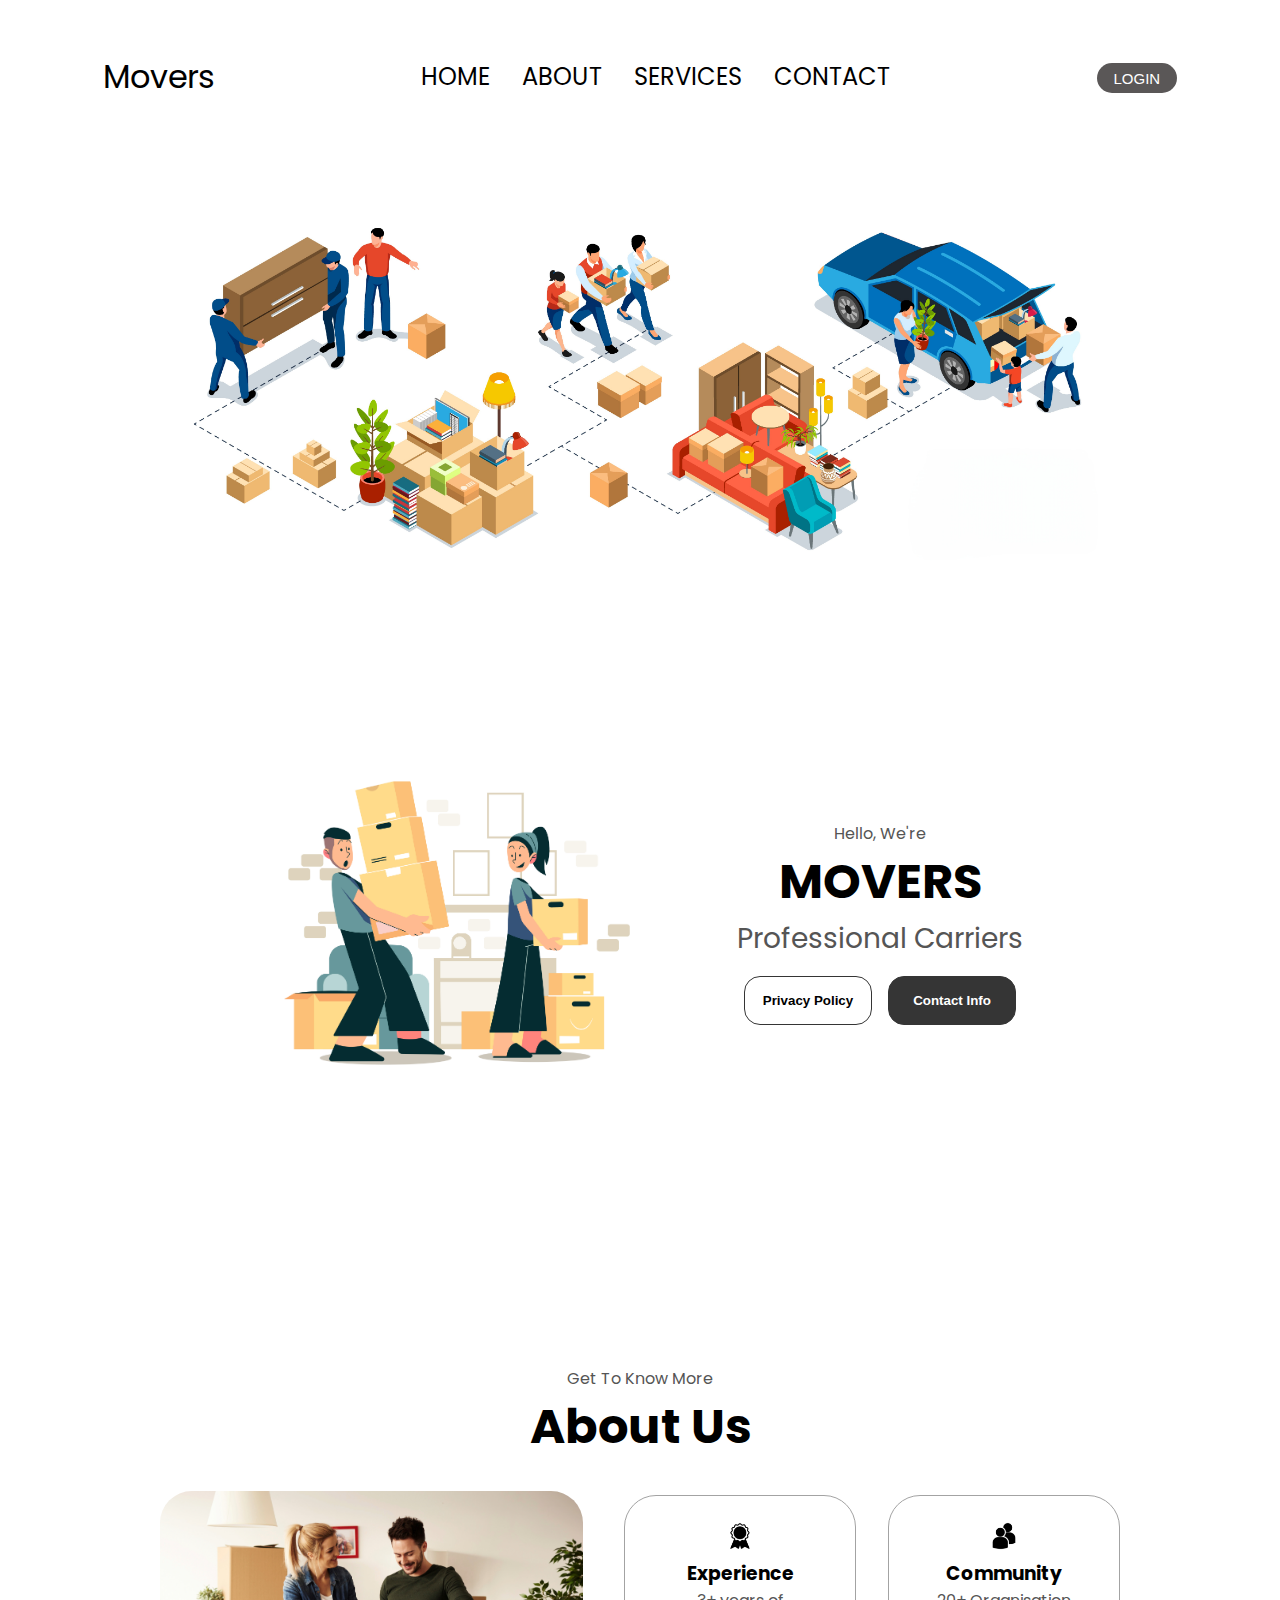
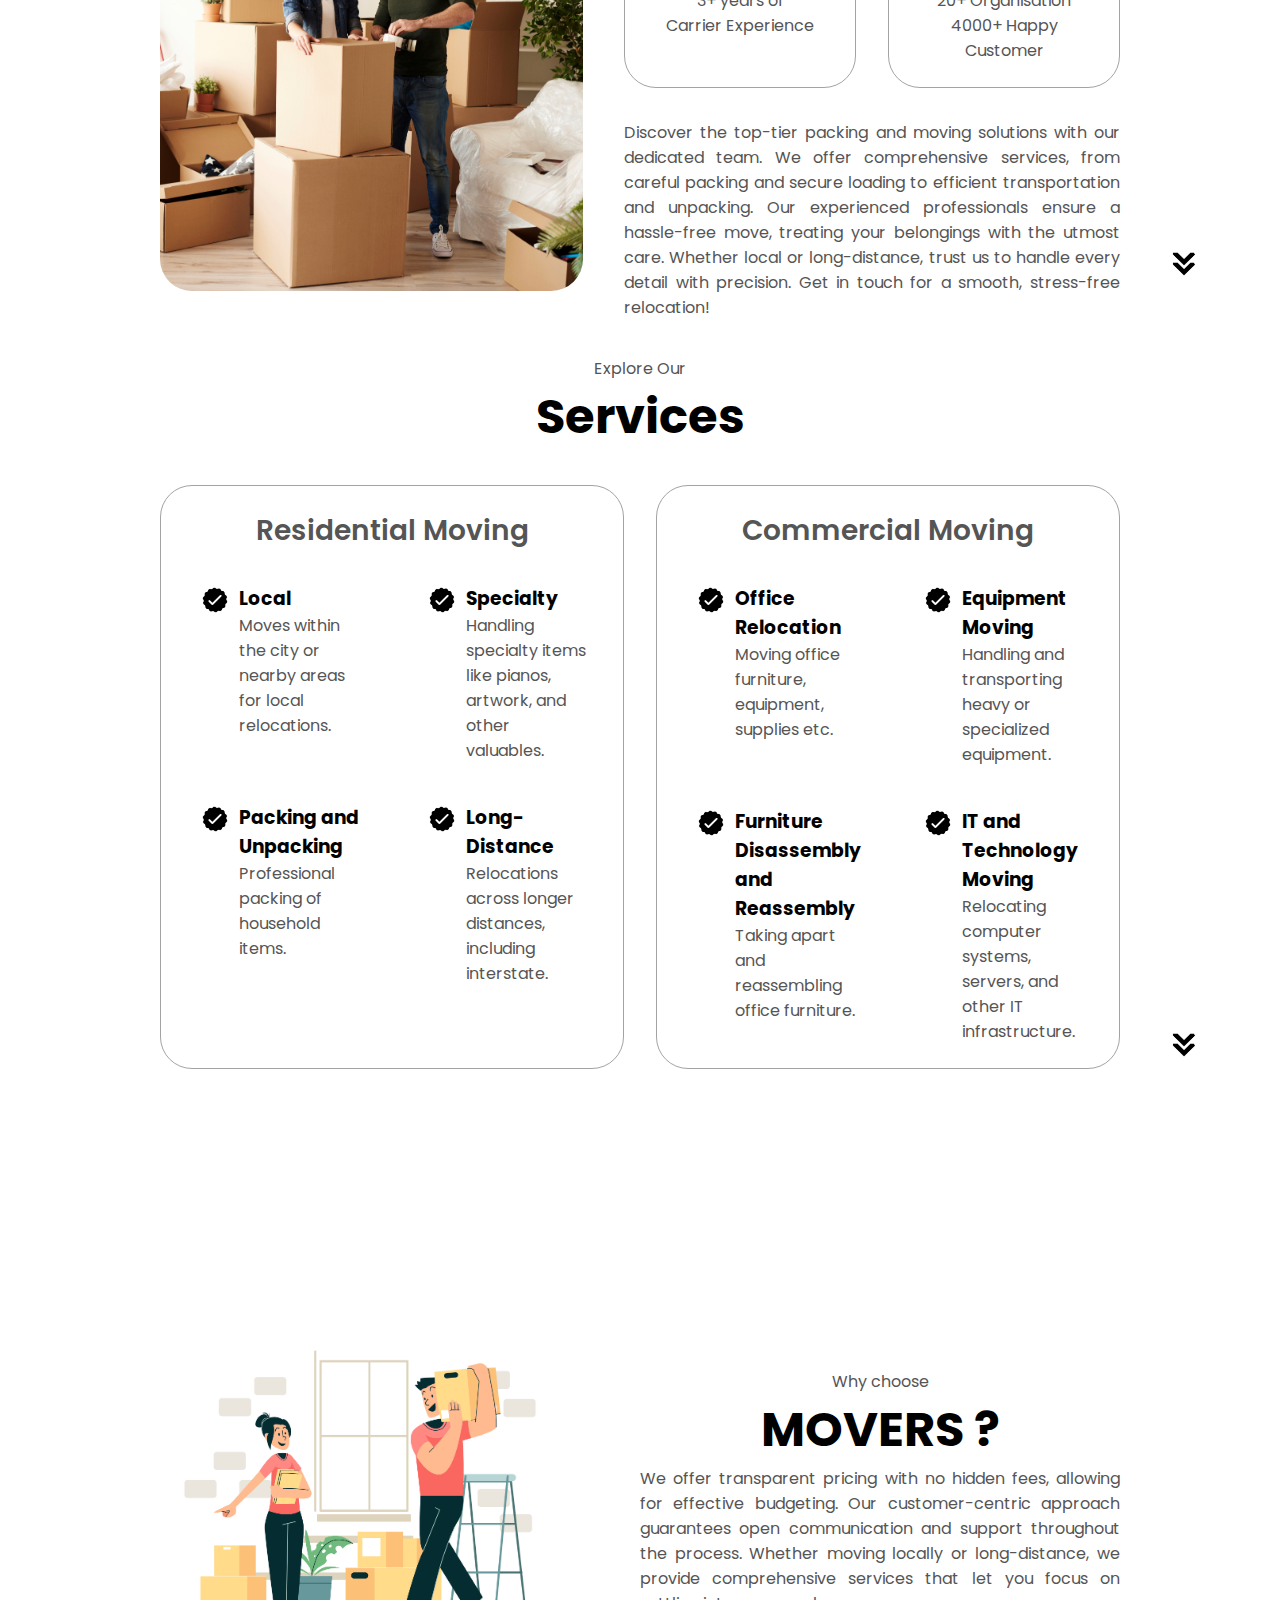
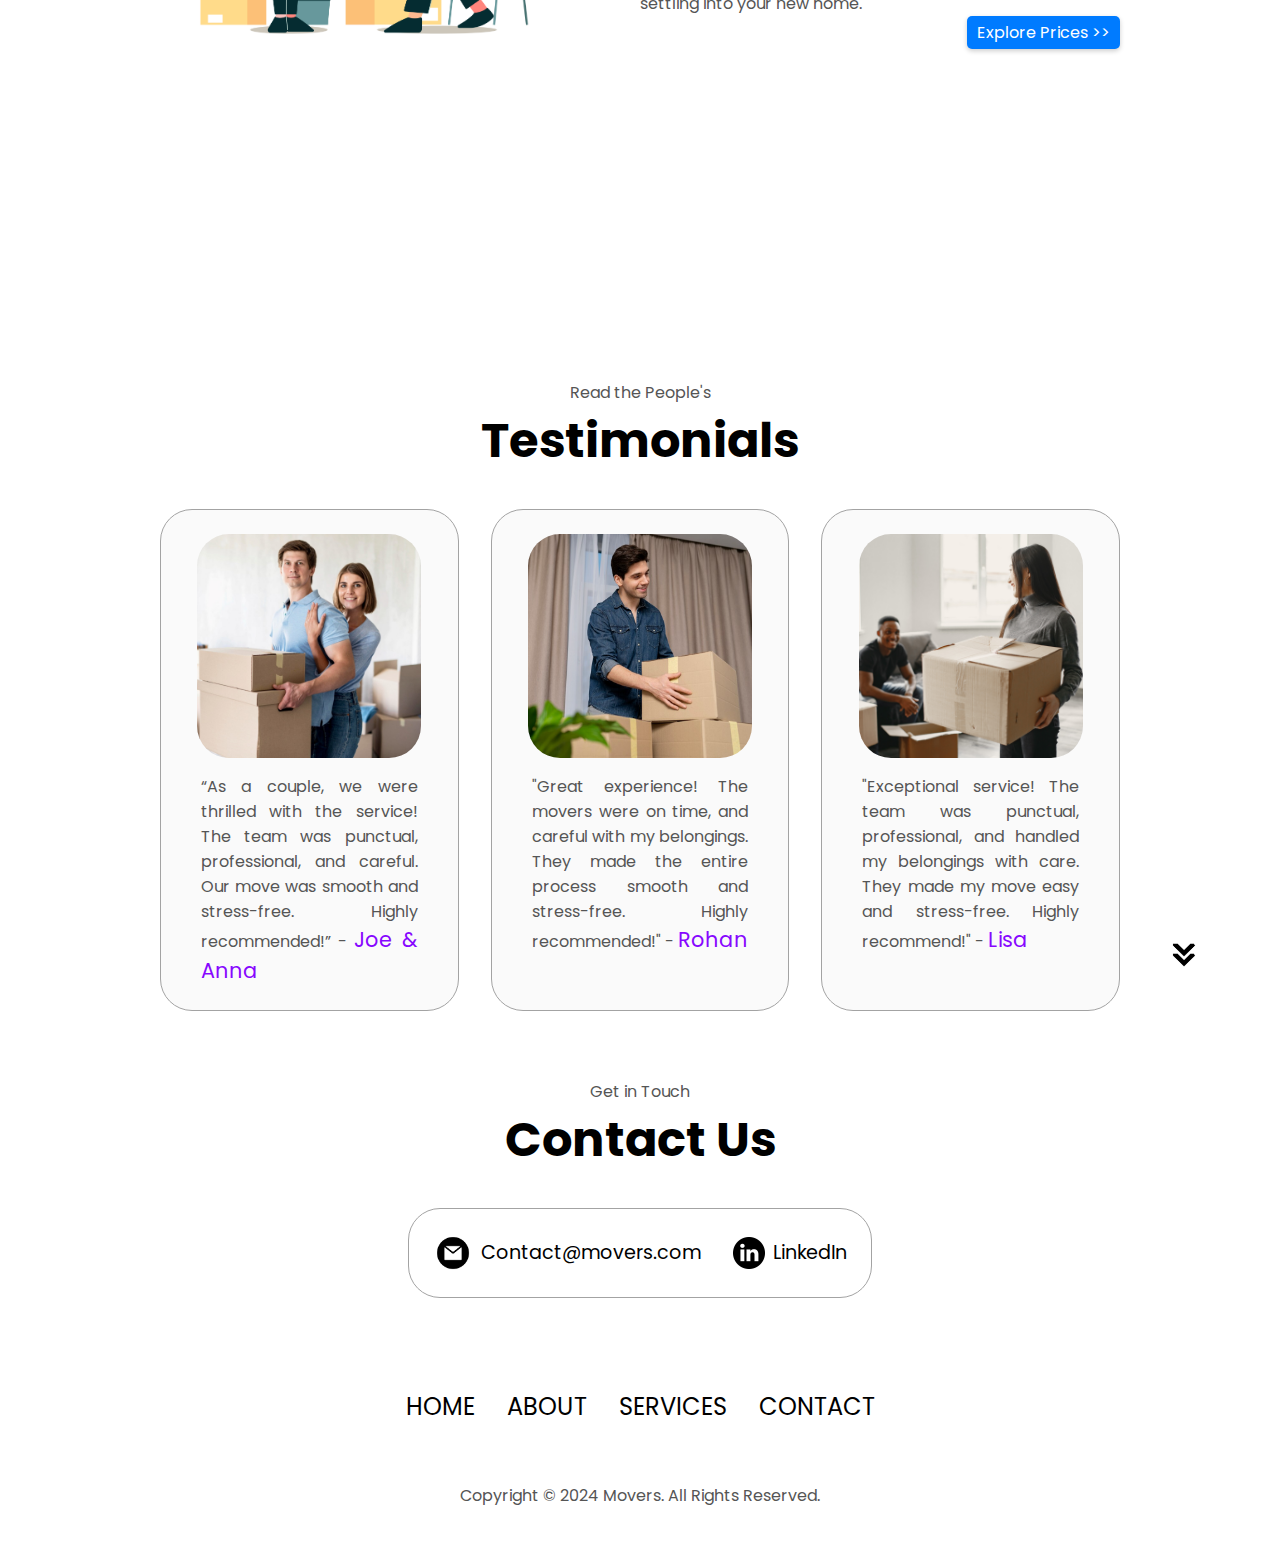
<file: index.html>
<!DOCTYPE html>
<html lang="en">
  <head>
    <meta charset="UTF-8" />
    <meta http-equiv="X-UA-Compatible" content="IE=edge" />
    <meta name="viewport" content="width=device-width, initial-scale=1.0" />
    <title>Movers</title>
    <link rel="stylesheet" href="style.css" />
    <link rel="stylesheet" href="mediaqueries.css" />
  </head>
  <body>
    <nav id="desktop-nav">
      <div class="logo">Movers</div>
      <div>
        <ul class="nav-links">
          <li><a href="#profile">HOME</a></li>
          <li><a href="#about">ABOUT</a></li>
          <li><a href="#services">SERVICES</a></li>
          <li><a href="#contact">CONTACT</a></li>
        </ul>
      </div>

      <div>
        <a href="./sign-up page/login-page.html">
          <button class="login-button" id="loginButton">LOGIN</button>
        </a>
      </div>
    </nav>
    <nav id="hamburger-nav">
      <div class="logo">Movers</div>

      <div class="hamburger-menu">
        <div class="hamburger-icon" onclick="toggleMenu()">
          <span></span>
          <span></span>
          <span></span>
        </div>
        <div class="menu-links">
          <li><a href="#profile" onclick="toggleMenu()">HOME</a></li>
          <li><a href="#about" onclick="toggleMenu()">ABOUT</a></li>
          <li><a href="#services" onclick="toggleMenu()">SERVICES</a></li>
          <li><a href="#contact" onclick="toggleMenu()">CONTACT</a></li>
          <li>
            <div>
              <a href="./sign-up page/login-page.html">
                <button class="login-button" id="loginButton" onclick="toggleMenu()">
                  LOGIN
                </button>
              </a>
            </div>
          </li>
        </div>
      </div>
    </nav>

    <section>
      <div class="centre">
        <img class="pic-1" src="./p&m/picture-1.jpg" alt="main pic" />
      </div>
    </section>

    <section id="profile">
      <div class="section__pic-container">
        <img src="./p&m/picture-2.jpg" alt="Movers profile picture" />
      </div>
      <div class="section__text">
        <p class="section__text__p1">Hello, We're</p>
        <h1 class="title">MOVERS</h1>
        <p class="section__text__p2">Professional Carriers</p>
        <div class="btn-container">
          <a href="/sign-up page/privacy-policy.html">
            <button class="btn btn-color-2">Privacy Policy</button>
          </a>

          <button class="btn btn-color-1" onclick="location.href='./#contact'">
            Contact Info
          </button>
        </div>
      </div>
    </section>

    <section id="about">
      <p class="section__text__p1">Get To Know More</p>
      <h1 class="title">About Us</h1>
      <div class="section-container">
        <div class="section__pic-container">
          <img
            src="./p&m/picture-3.jpg"
            alt="Profile picture"
            class="about-pic"
          />
        </div>
        <div class="about-details-container">
          <div class="about-containers">
            <div class="details-container">
              <img
                src="./assets/experience.png"
                alt="Experience icon"
                class="icon"
              />
              <h3>Experience</h3>
              <p>3+ years of<br />Carrier Experience</p>
            </div>
            <div class="details-container">
              <img
                src="./assets/education.png"
                alt="Community icon"
                class="icon"
              />
              <h3>Community</h3>
              <p>20+ Organisation<br />4000+ Happy Customer</p>
            </div>
          </div>
          <div class="text-container">
            <p>
              Discover the top-tier packing and moving solutions with our
              dedicated team. We offer comprehensive services, from careful
              packing and secure loading to efficient transportation and
              unpacking. Our experienced professionals ensure a hassle-free
              move, treating your belongings with the utmost care. Whether local
              or long-distance, trust us to handle every detail with precision.
              Get in touch for a smooth, stress-free relocation!
            </p>
          </div>
        </div>
      </div>
      <img
        src="./assets/arrow.png"
        alt="Arrow icon"
        class="icon arrow"
        onclick="location.href='./#services'"
      />
    </section>

    <section id="services">
      <p class="section__text__p1">Explore Our</p>
      <h1 class="title">Services</h1>
      <div class="service-details-container">
        <div class="about-containers">
          <div class="details-container">
            <h2 class="service-sub-title">Residential Moving</h2>
            <div class="article-container">
              <article>
                <img
                  src="./assets/checkmark.png"
                  alt="service icon"
                  class="icon"
                />
                <div>
                  <h3>Local</h3>
                  <p>
                    Moves within the city or nearby areas for local relocations.
                  </p>
                </div>
              </article>
              <article>
                <img
                  src="./assets/checkmark.png"
                  alt="service icon"
                  class="icon"
                />
                <div>
                  <h3>Specialty</h3>
                  <p>
                    Handling specialty items like pianos, artwork, and other
                    valuables.
                  </p>
                </div>
              </article>
              <article>
                <img
                  src="./assets/checkmark.png"
                  alt="service icon"
                  class="icon"
                />
                <div>
                  <h3>Packing and Unpacking</h3>
                  <p>Professional packing of household items.</p>
                </div>
              </article>
              <article>
                <img
                  src="./assets/checkmark.png"
                  alt="service icon"
                  class="icon"
                />
                <div>
                  <h3>Long-Distance</h3>
                  <p>
                    Relocations across longer distances, including interstate.
                  </p>
                </div>
              </article>
            </div>
          </div>

          <div class="details-container">
            <h2 class="service-sub-title">Commercial Moving</h2>
            <div class="article-container">
              <article>
                <img
                  src="./assets/checkmark.png"
                  alt="service icon"
                  class="icon"
                />
                <div>
                  <h3>Office Relocation</h3>
                  <p>Moving office furniture, equipment, supplies etc.</p>
                </div>
              </article>
              <article>
                <img
                  src="./assets/checkmark.png"
                  alt="service icon"
                  class="icon"
                />
                <div>
                  <h3>Equipment Moving</h3>
                  <p>
                    Handling and transporting heavy or specialized equipment.
                  </p>
                </div>
              </article>
              <article>
                <img
                  src="./assets/checkmark.png"
                  alt="service icon"
                  class="icon"
                />
                <div>
                  <h3>Furniture Disassembly and Reassembly</h3>
                  <p>Taking apart and reassembling office furniture.</p>
                </div>
              </article>
              <article>
                <img
                  src="./assets/checkmark.png"
                  alt="service icon"
                  class="icon"
                />
                <div>
                  <h3>IT and Technology Moving</h3>
                  <p>
                    Relocating computer systems, servers, and other IT
                    infrastructure.
                  </p>
                </div>
              </article>
            </div>
          </div>
        </div>
      </div>
      <img
        src="./assets/arrow.png"
        alt="Arrow icon"
        class="icon arrow"
        onclick="location.href='./#testimonials'"
      />
    </section>

    <section id="price">
      <div class="section__pic-container">
        <img src="./p&m/why.jpg" alt="Movers profile picture" />
      </div>
      <div class="section__text">
        <p class="section__text__p1">Why choose</p>
        <h1 class="title">MOVERS ?</h1>
        <p class="text-container">
          We offer transparent pricing with no hidden fees, allowing for
          effective budgeting. Our customer-centric approach guarantees open
          communication and support throughout the process. Whether moving
          locally or long-distance, we provide comprehensive services that let
          you focus on settling into your new home.
        </p>

        <a href="/dashboard/movers-pricing.html" class="explore-prices-button"
          >Explore Prices >></a
        >
      </div>
    </section>

    <section id="testimonials">
      <p class="section__text__p1">Read the People's</p>
      <h1 class="title">Testimonials</h1>
      <div class="experience-details-container">
        <div class="about-containers">
          <div class="details-container color-container">
            <div class="article-container">
              <img
                src="./p&m/testimonial1.jpg"
                alt="testimonial 1"
                class="testimonial-img"
              />
            </div>

            <div class="testimonial-para">
              <p>
                “As a couple, we were thrilled with the service! The team was
                punctual, professional, and careful. Our move was smooth and
                stress-free. Highly recommended!” -
                <span class="span-name">Joe & Anna</span>
              </p>
            </div>
          </div>
          <div class="details-container color-container">
            <div class="article-container">
              <img
                src="./p&m/testimonial2.png"
                alt="testimonial 2"
                class="testimonial-img"
              />
            </div>

            <div class="testimonial-para">
              <p>
                "Great experience! The movers were on time, and careful with my
                belongings. They made the entire process smooth and stress-free.
                Highly recommended!" - <span class="span-name">Rohan</span>
              </p>
            </div>
          </div>
          <div class="details-container color-container">
            <div class="article-container">
              <img
                src="./p&m/testimonial3.jpg"
                alt="testimonial 3"
                class="testimonial-img"
              />
            </div>

            <div class="testimonial-para">
              <p>
                "Exceptional service! The team was punctual, professional, and
                handled my belongings with care. They made my move easy and
                stress-free. Highly recommend!" -
                <span class="span-name">Lisa</span>
              </p>
            </div>
          </div>
        </div>
      </div>
      <img
        src="./assets/arrow.png"
        alt="Arrow icon"
        class="icon arrow"
        onclick="location.href='./#contact'"
      />
    </section>

    <section id="contact">
      <p class="section__text__p1">Get in Touch</p>
      <h1 class="title">Contact Us</h1>
      <div class="contact-info-upper-container">
        <div class="contact-info-container">
          <img
            src="./assets/email.png"
            alt="Email icon"
            class="icon contact-icon email-icon"
          />
          <p><a href="mailto:Contact@movers.com">Contact@movers.com</a></p>
        </div>
        <div class="contact-info-container">
          <img
            src="./assets/linkedin.png"
            alt="LinkedIn icon"
            class="icon contact-icon"
          />
          <p><a href="https://www.linkedin.com/login?">LinkedIn</a></p>
        </div>
      </div>
    </section>

    <footer>
      <nav>
        <div class="nav-links-container">
          <ul class="nav-links">
            <li><a href="#home">HOME</a></li>
            <li><a href="#about">ABOUT</a></li>
            <li><a href="#services">SERVICES</a></li>
            <li><a href="#contact">CONTACT</a></li>
          </ul>
        </div>
      </nav>
      <p>Copyright &#169; 2024 Movers. All Rights Reserved.</p>
    </footer>
    <script src="script.js"></script>
    <!-- <script type="module" src="https://unpkg.com/ionicons@7.1.0/dist/ionicons/ionicons.esm.js"></script>
    <script nomodule src="https://unpkg.com/ionicons@7.1.0/dist/ionicons/ionicons.js"></script> -->
  </body>
</html>
</file>
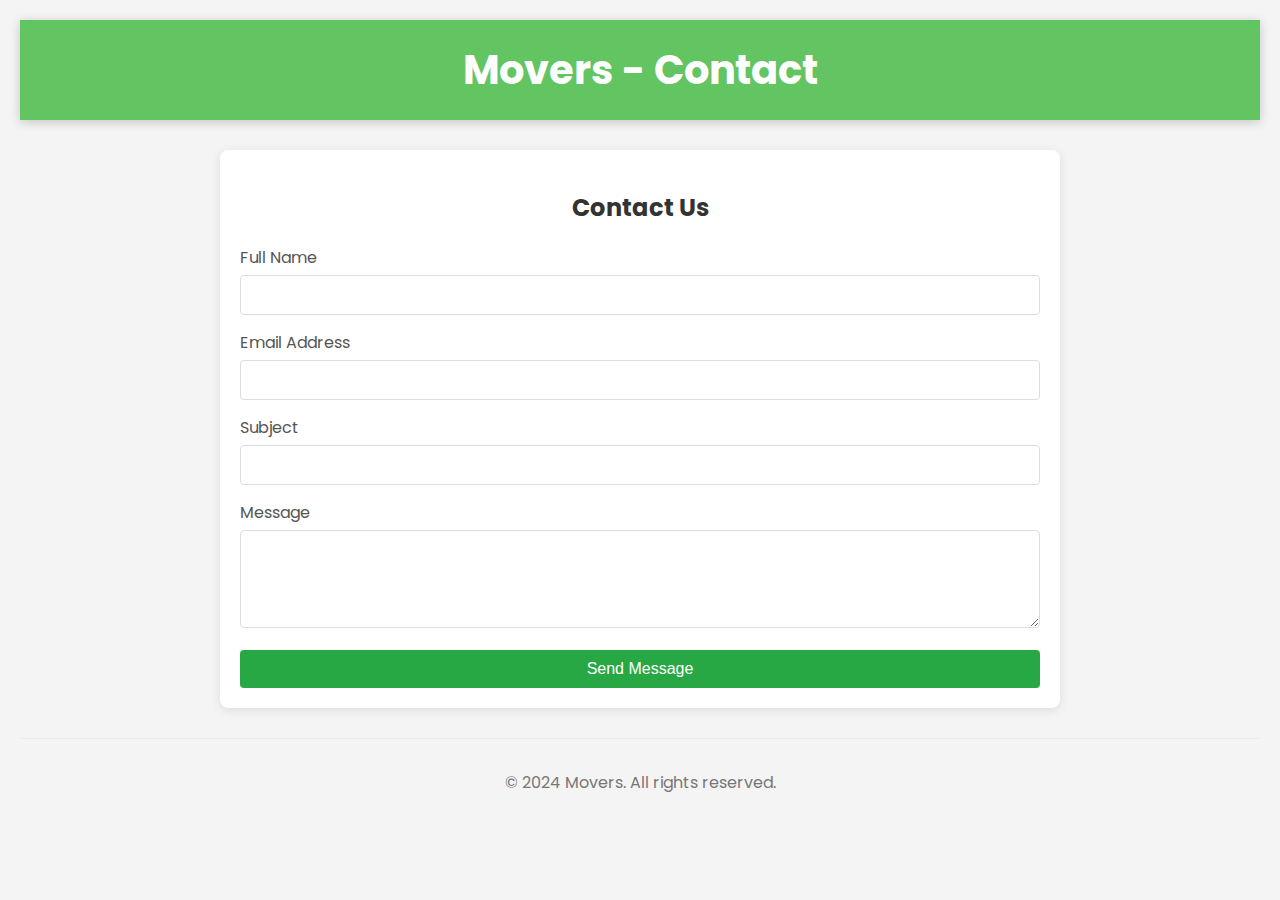
<file: dashboard/contact-us.html>
<!DOCTYPE html>
<html lang="en">
<head>
    <meta charset="UTF-8">
    <meta name="viewport" content="width=device-width, initial-scale=1.0">
    <title>Contact Us</title>
    <link href="https://fonts.googleapis.com/css2?family=Poppins:wght@400;600&display=swap" rel="stylesheet">
    <style>
        body {
            font-family: 'Poppins', sans-serif;
            background-color: #f4f4f4;
            margin: 0;
            padding: 20px;
        }
        .form-container {
            max-width: 800px;
            margin: 30px auto;
            background: #fff;
            padding: 20px;
            border-radius: 8px;
            box-shadow: 0 2px 10px rgba(0, 0, 0, 0.1);
        }
        header {
            background-color: #63c462;
            color: white;
            padding: 20px 0;
            text-align: center;
            box-shadow: 0 2px 10px rgba(0, 0, 0, 0.2);
        }
        h1 {
            margin: 0;
            font-size: 2.5em;
        }
        h2 {
            text-align: center;
            color: #333;
        }
        .form-group {
            margin-bottom: 15px;
        }
        label {
            display: block;
            margin-bottom: 5px;
            color: #555;
        }
        input[type="text"],
        input[type="email"],
        textarea {
            width: 100%; /* Set width to 95% */
            padding: 10px;
            border: 1px solid #ddd;
            border-radius: 4px;
            font-size: 16px;
            box-sizing: border-box; /* Ensures padding is included in the width */
            margin: 0 auto; /* Centers the input box */
        }
        textarea {
            resize: vertical;
        }
        button {
            background-color: #28a745;
            color: white;
            border: none;
            padding: 10px 15px;
            border-radius: 4px;
            cursor: pointer;
            font-size: 16px;
            width: 100%;
        }
        button:hover {
            background-color: #218838;
        }
        footer {
            text-align: center;
            margin-top: 30px;
            padding: 15px 0;
            color: #777;
            border-top: 1px solid #eaeaea;
        }
    </style>
</head>
<body>

    <header>
        <h1>Movers - Contact</h1>
    </header>

<div class="form-container">
    <h2>Contact Us</h2>
    <form action="/submit-contact" method="POST">
        <div class="form-group">
            <label for="name">Full Name</label>
            <input type="text" id="name" name="name" required>
        </div>
        <div class="form-group">
            <label for="email">Email Address</label>
            <input type="email" id="email" name="email" required>
        </div>
        <div class="form-group">
            <label for="subject">Subject</label>
            <input type="text" id="subject" name="subject" required>
        </div>
        <div class="form-group">
            <label for="message">Message</label>
            <textarea id="message" name="message" rows="4" required></textarea>
        </div>
        <button type="submit">Send Message</button>
    </form>
</div>
<footer>
    <p>&copy; 2024 Movers. All rights reserved.</p>
</footer>


</body>
</html>
</file>
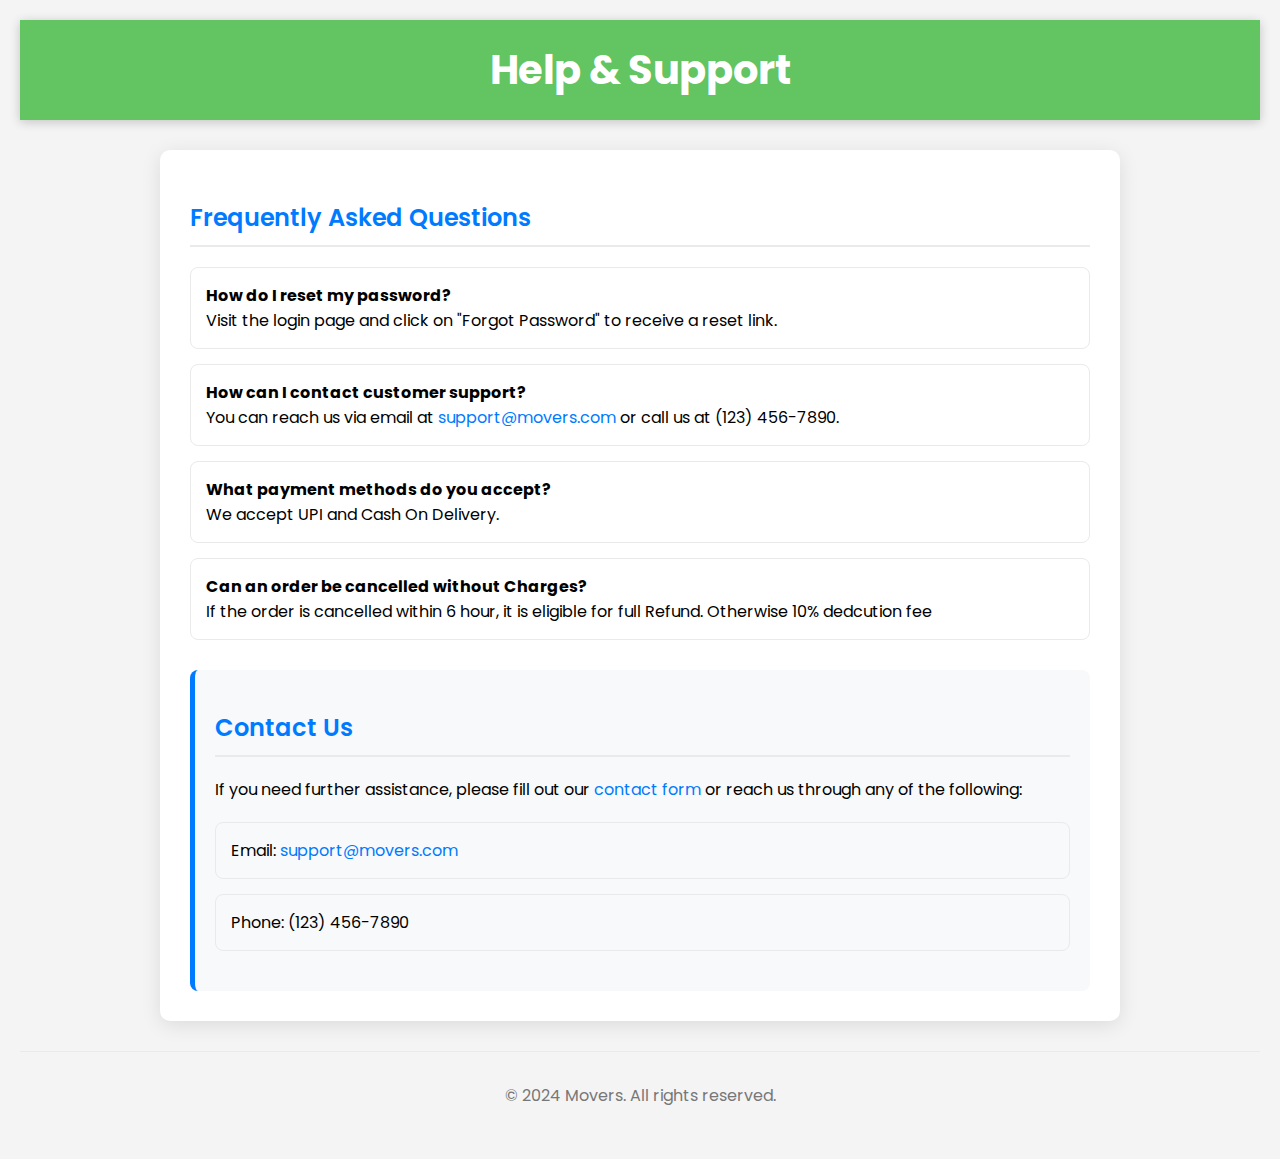
<file: dashboard/help&support.html>
<!DOCTYPE html>
<html lang="en">
  <head>
    <meta charset="UTF-8" />
    <meta name="viewport" content="width=device-width, initial-scale=1.0" />
    <title>Help and Support</title>
    <link
      href="https://fonts.googleapis.com/css2?family=Poppins:wght@300;400;500;600&display=swap"
      rel="stylesheet"
    />
    <style>
      body {
        font-family: "Poppins", sans-serif;
        margin: 0;
        padding: 20px;
        background-color: #f4f4f4;
      }
      header {
        background-color: #63c462;
        color: white;
        padding: 20px 0;
        text-align: center;
        box-shadow: 0 2px 10px rgba(0, 0, 0, 0.2);
      }
      h1 {
        margin: 0;
        font-size: 2.5em;
      }
      .container {
        max-width: 900px;
        margin: 30px auto;
        background: white;
        padding: 30px;
        border-radius: 10px;
        box-shadow: 0 4px 20px rgba(0, 0, 0, 0.1);
      }
      h2 {
        color: #007bff;
        border-bottom: 2px solid #eaeaea;
        padding-bottom: 10px;
        font-weight: 600;
      }
      ul {
        list-style-type: none;
        padding: 0;
        margin: 20px 0;
      }
      li {
        margin: 15px 0;
        padding: 15px;
        border: 1px solid #eaeaea;
        border-radius: 8px;
        transition: background 0.3s, transform 0.2s;
      }
      li:hover {
        background-color: #eaf4ff;
        transform: translateY(-2px);
      }
      .contact {
        margin-top: 30px;
        padding: 20px;
        background-color: #f8f9fa;
        border-left: 5px solid #007bff;
        border-radius: 8px;
      }
      footer {
        text-align: center;
        margin-top: 30px;
        padding: 15px 0;
        color: #777;
        border-top: 1px solid #eaeaea;
      }
      a {
        color: #007bff;
        text-decoration: none;
        transition: color 0.2s;
      }
      a:hover {
        text-decoration: underline;
        color: #0056b3;
      }
    </style>
  </head>
  <body>
    <header>
      <h1>Help & Support</h1>
    </header>

    <div class="container">
      <h2>Frequently Asked Questions</h2>
      <ul>
        <li>
          <strong>How do I reset my password?</strong><br />Visit the login page
          and click on "Forgot Password" to receive a reset link.
        </li>
        <li>
          <strong>How can I contact customer support?</strong><br />You can
          reach us via email at
          <a href="mailto:support@movers.com">support@movers.com</a> or call us
          at (123) 456-7890.
        </li>
        <li>
          <strong>What payment methods do you accept?</strong><br />We accept
          UPI and Cash On Delivery.
        </li>
        <li>
          <strong>Can an order be cancelled without Charges?</strong><br />If
          the order is cancelled within 6 hour, it is eligible for full Refund.
          Otherwise 10% dedcution fee
        </li>
      </ul>

      <div class="contact">
        <h2>Contact Us</h2>
        <p>
          If you need further assistance, please fill out our
          <a href="./contact-us.html">contact form</a> or reach us through any
          of the following:
        </p>
        <ul>
          <li>
            Email: <a href="mailto:support@movers.com">support@movers.com</a>
          </li>
          <li>Phone: (123) 456-7890</li>
        </ul>
      </div>
    </div>

    <footer>
      <p>&copy; 2024 Movers. All rights reserved.</p>
    </footer>
  </body>
</html>
</file>
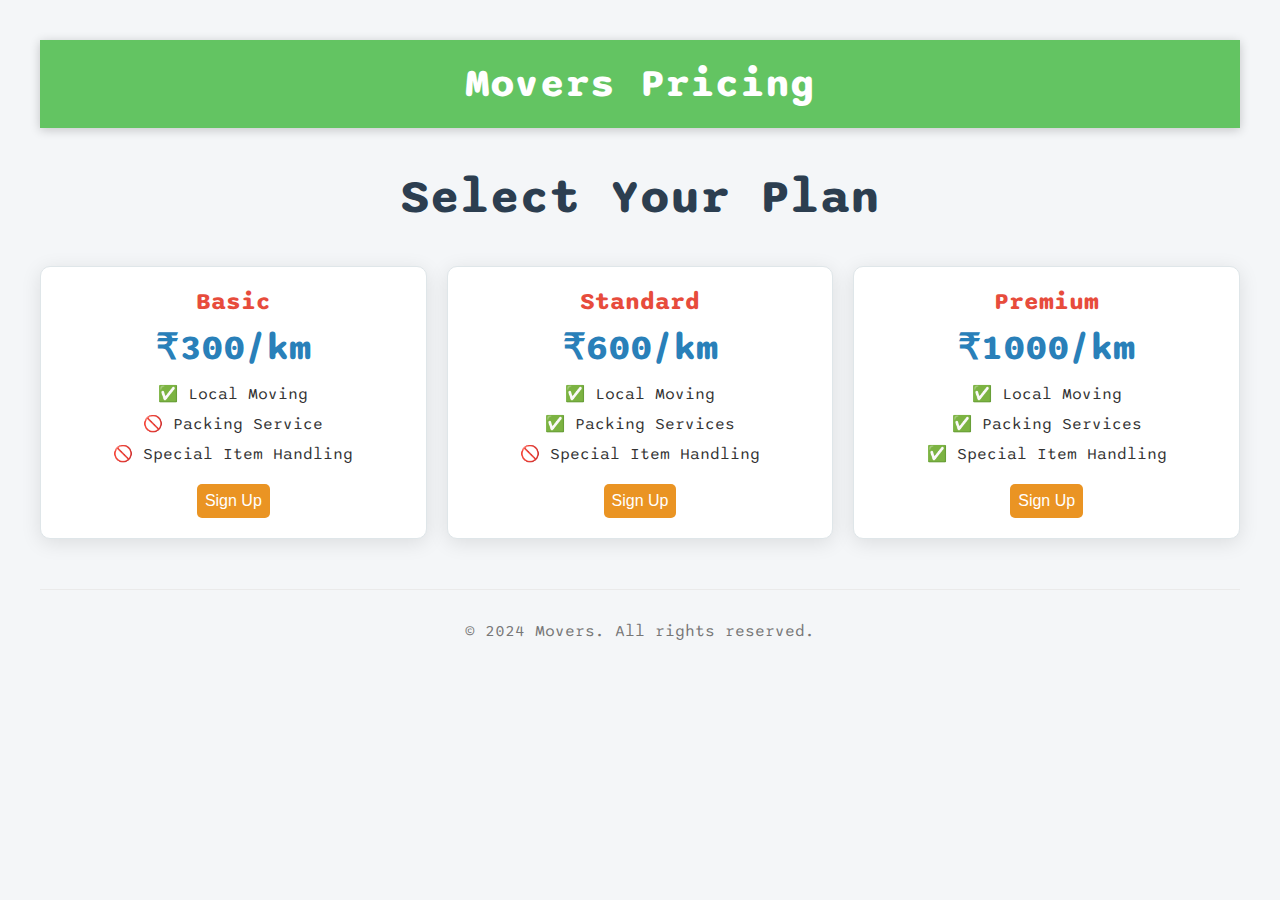
<file: dashboard/movers-pricing.html>
<!DOCTYPE html>
<html lang="en">

<head>
    <meta charset="UTF-8">
    <meta name="viewport" content="width=device-width, initial-scale=1.0">
    <title>Professional Pricing Table</title>
    <link rel="preconnect" href="https://fonts.googleapis.com">
    <link rel="preconnect" href="https://fonts.gstatic.com" crossorigin>
    <link href="https://fonts.googleapis.com/css2?family=Sono:wght@400;700&display=swap" rel="stylesheet">
    <style>
        body {
            font-family: 'Sono', sans-serif;
            background-color: #f4f6f8;
            margin: 0;
            padding: 40px;
            color: #333;
        }

        header {
            background-color: #63c462;
            color: white;
            padding: 20px 0;
            text-align: center;
            box-shadow: 0 2px 10px rgba(0, 0, 0, 0.2);
        }
        h1 {
            margin: 0;
            font-size: 2.5em;
        }
        h2 {
            font-size: 3rem;
            text-align: center;
            margin-bottom: 40px;
            color: #2c3e50;
        }

        .pricing-container {
            display: flex;
            justify-content: center;
            align-items: flex-start;
            gap: 20px;
            flex-wrap: wrap;
        }

        .pricing-plan {
            flex: 1;
            max-width: 350px;
            padding: 20px;
            background-color: #ffffff;
            border: 1px solid #dfe6e9;
            border-radius: 10px;
            box-shadow: 0 4px 20px rgba(0, 0, 0, 0.1);
            text-align: center;
            transition: transform 0.3s, box-shadow 0.3s;
        }

        .pricing-plan:hover {
            transform: translateY(-5px);
            box-shadow: 0 8px 30px rgba(0, 0, 0, 0.15);
        }

        .plan-title {
            font-size: 24px;
            font-weight: 700;
            margin-bottom: 10px;
            color: #e74c3c;
        }

        .plan-price {
            font-size: 36px;
            font-weight: 700;
            margin-bottom: 15px;
            color: #2980b9;
        }

        .plan-features {
            list-style: none;
            padding: 0;
            margin: 0 0 20px 0;
            text-align: center; /* Centered features */
        }

        .plan-features li {
            margin-bottom: 10px;
            font-size: 16px;
        }

        .plan-button {
            cursor: pointer;
            padding: 8px;
            background-color: #ea9423;
            color: #ffffff;
            border-radius: 5px;
            border: none;
            font-size: 16px;
            transition: background-color 0.3s, transform 0.2s;
        }

        .plan-button:hover {
            background-color: #787c7f;
            transform: scale(1.05);
        }

        footer {
            text-align: center;
            margin-top: 50px;
            padding: 15px 0;
            color: #777;
            border-top: 1px solid #eaeaea;
        }

        @media (max-width: 600px) {
            h2 {
                font-size: 2.5rem;
            }
            .pricing-container {
                display: flex;
                flex-direction: column;
                align-items: center;
                justify-content: center;
            }

            .pricing-plan {
                max-width: 90%;
            }
        }
    </style>
</head>

<body>

    <header>
        <h1>Movers Pricing</h1>
    </header>

    <h2>Select Your Plan</h2>

    <div class="pricing-container">
        <div class="pricing-plan">
            <div class="plan-title">Basic</div>
            <div class="plan-price"><span>₹</span>300/km</div>
            <ul class="plan-features">
                <li>✅ Local Moving</li>
                <li>🚫 Packing Service</li>
                <li>🚫 Special Item Handling</li>
            </ul>
            <button class="plan-button">Sign Up</button>
        </div>
        <div class="pricing-plan">
            <div class="plan-title">Standard</div>
            <div class="plan-price"><span>₹</span>600/km</div>
            <ul class="plan-features">
                <li>✅ Local Moving</li>
                <li>✅ Packing Services</li>
                <li>🚫 Special Item Handling</li>
            </ul>
            <button class="plan-button">Sign Up</button>
        </div>
        <div class="pricing-plan">
            <div class="plan-title">Premium</div>
            <div class="plan-price"><span>₹</span>1000/km</div>
            <ul class="plan-features">
                <li>✅ Local Moving</li>
                <li>✅ Packing Services</li>
                <li>✅ Special Item Handling</li>
            </ul>
            <button class="plan-button">Sign Up</button>
        </div>
    </div>

    <footer>
        <p>&copy; 2024 Movers. All rights reserved.</p>
    </footer>

</body>

</html>
</file>
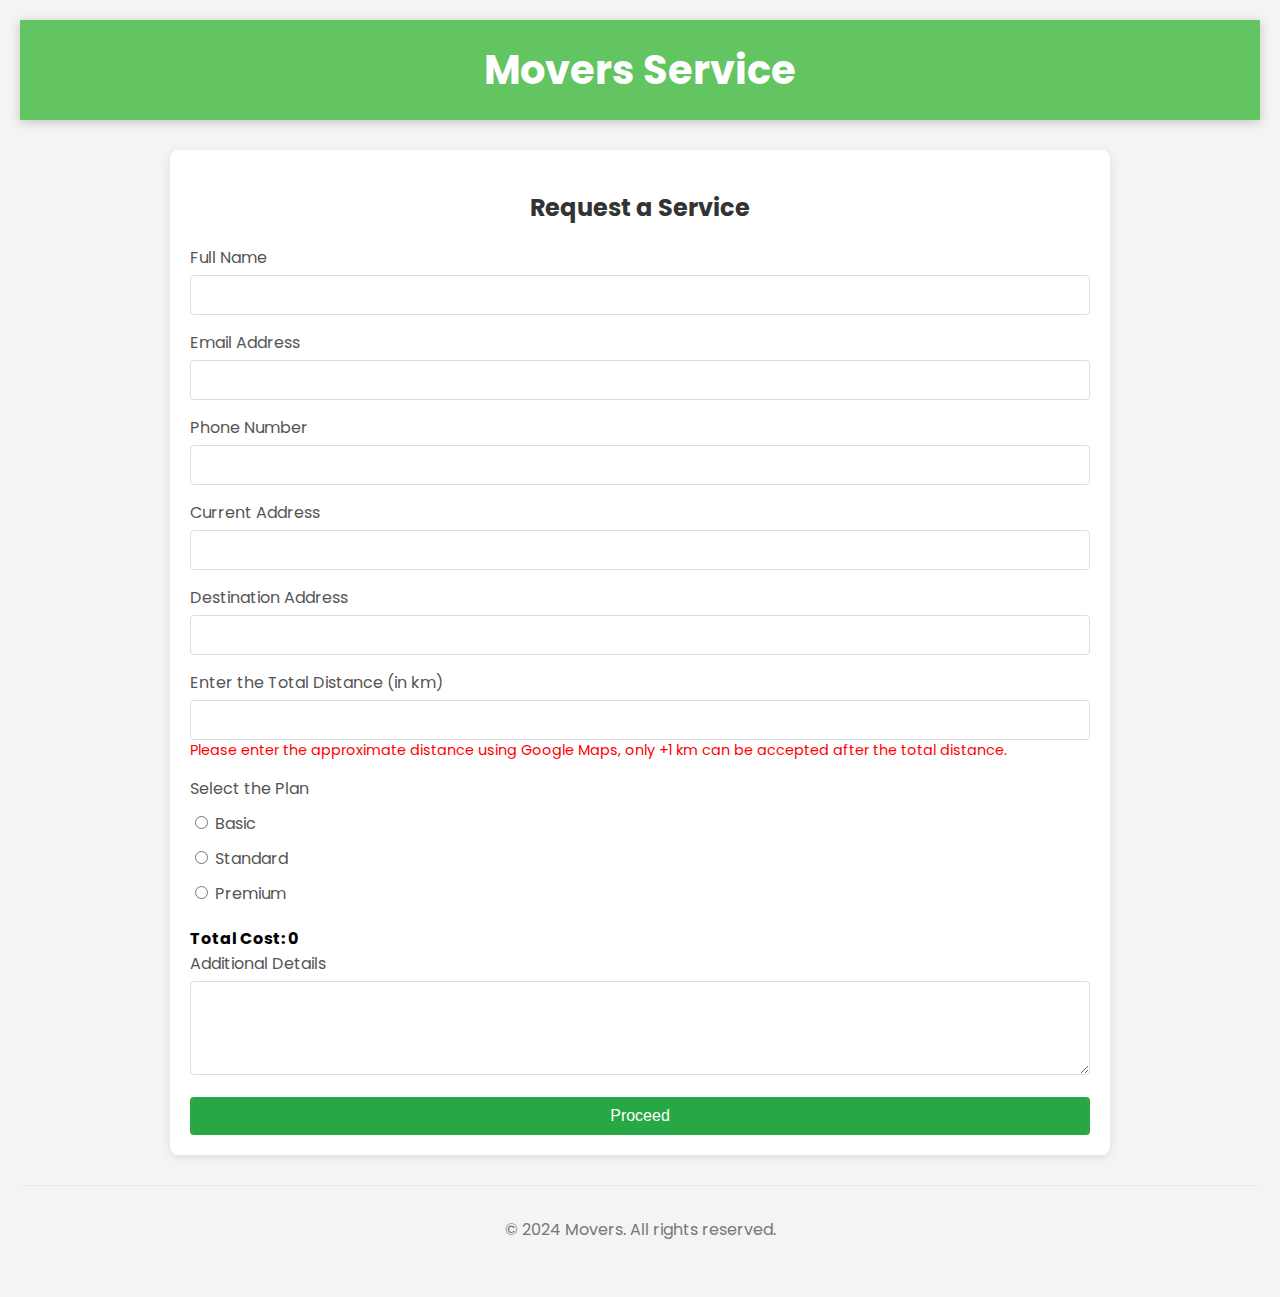
<file: dashboard/service-request.html>
<!DOCTYPE html>
<html lang="en">
<head>
    <meta charset="UTF-8">
    <meta name="viewport" content="width=device-width, initial-scale=1.0">
    <title>Request a Service</title>
    <link href="https://fonts.googleapis.com/css2?family=Poppins:wght@400;600&display=swap" rel="stylesheet">
    <style>
        body {
            font-family: 'Poppins', sans-serif;
            background-color: #f4f4f4;
            margin: 0;
            padding: 20px;
        }
        .form-container {
            max-width: 900px;
            margin: 30px auto;
            background: #fff;
            padding: 20px;
            border-radius: 8px;
            box-shadow: 0 2px 10px rgba(0, 0, 0, 0.1);
        }
        header {
            background-color: #63c462;
            color: white;
            padding: 20px 0;
            text-align: center;
            box-shadow: 0 2px 10px rgba(0, 0, 0, 0.2);
        }
        h1 {
            margin: 0;
            font-size: 2.5em;
        }
        h2 {
            text-align: center;
            color: #333;
        }
        .form-group {
            margin-bottom: 15px;
        }
        label {
            display: block;
            margin-bottom: 5px;
            color: #555;
        }
        input[type="text"],
        input[type="email"],
        textarea,
        select {
            width: 100%;
            padding: 10px;
            border: 1px solid #ddd;
            border-radius: 4px;
            font-size: 16px;
            box-sizing: border-box;
            margin: 0 auto;
        }
        textarea {
            resize: vertical;
        }
        button {
            background-color: #28a745;
            color: white;
            border: none;
            padding: 10px 15px;
            border-radius: 4px;
            cursor: pointer;
            font-size: 16px;
            width: 100%;
        }
        button:hover {
            background-color: #218838;
        }
        .notice {
            font-size: 0.9em;
            color: #ff0000;
        }
        .radio-group {
            display: flex;
            flex-direction: column;
        }
        .radio-group label {
            margin-left: 0;
            margin-top: 5px;
        }
        .total-cost {
            font-weight: bold;
            margin-top: 10px;
        }
        footer {
            text-align: center;
            margin-top: 30px;
            padding: 15px 0;
            color: #777;
            border-top: 1px solid #eaeaea;
        }
    </style>
    <script>
        function calculateCost() {
            const distance = parseFloat(document.getElementById('distance').value) || 0;
            const plan = document.querySelector('input[name="plan"]:checked');
            let costPerKm = 0;

            if (plan) {
                switch (plan.value) {
                    case 'basic':
                        costPerKm = 300;
                        break;
                    case 'standard':
                        costPerKm = 600;
                        break;
                    case 'premium':
                        costPerKm = 1000;
                        break;
                }
            }

            const totalCost = distance * costPerKm;
            document.getElementById('total-cost').textContent = `Total Cost: ${totalCost}`;
        }
    </script>
</head>
<body>

    <header>
        <h1>Movers Service</h1>
    </header>

<div class="form-container">
    <h2>Request a Service</h2>
    <form action="./payment-gateway.html" method="POST" onsubmit="calculateCost();">
        <div class="form-group">
            <label for="name">Full Name</label>
            <input type="text" id="name" name="name" required>
        </div>
        <div class="form-group">
            <label for="email">Email Address</label>
            <input type="email" id="email" name="email" required>
        </div>
        <div class="form-group">
            <label for="phone">Phone Number</label>
            <input type="text" id="phone" name="phone" required>
        </div>
        <div class="form-group">
            <label for="current-address">Current Address</label>
            <input type="text" id="current-address" name="current_address" required>
        </div>
        <div class="form-group">
            <label for="destination-address">Destination Address</label>
            <input type="text" id="destination-address" name="destination_address" required>
        </div>
        <div class="form-group">
            <label for="distance">Enter the Total Distance (in km)</label>
            <input type="text" id="distance" name="distance" required oninput="calculateCost()">
            <div class="notice">Please enter the approximate distance using Google Maps, only +1 km can be accepted after the total distance.</div>
        </div>
        <div class="form-group">
            <label>Select the Plan</label>
            <div class="radio-group">
                <label><input type="radio" name="plan" value="basic" required onchange="calculateCost()"> Basic</label>
                <label><input type="radio" name="plan" value="standard" onchange="calculateCost()"> Standard</label>
                <label><input type="radio" name="plan" value="premium" onchange="calculateCost()"> Premium</label>
            </div>
        </div>
        <div class="total-cost" id="total-cost">Total Cost: 0</div>
        <div class="form-group">
            <label for="details">Additional Details</label>
            <textarea id="details" name="details" rows="4"></textarea>
        </div>
        <button type="submit">Proceed</button>
    </form>
</div>

<footer>
    <p>&copy; 2024 Movers. All rights reserved.</p>
</footer>

</body>
</html>
</file>
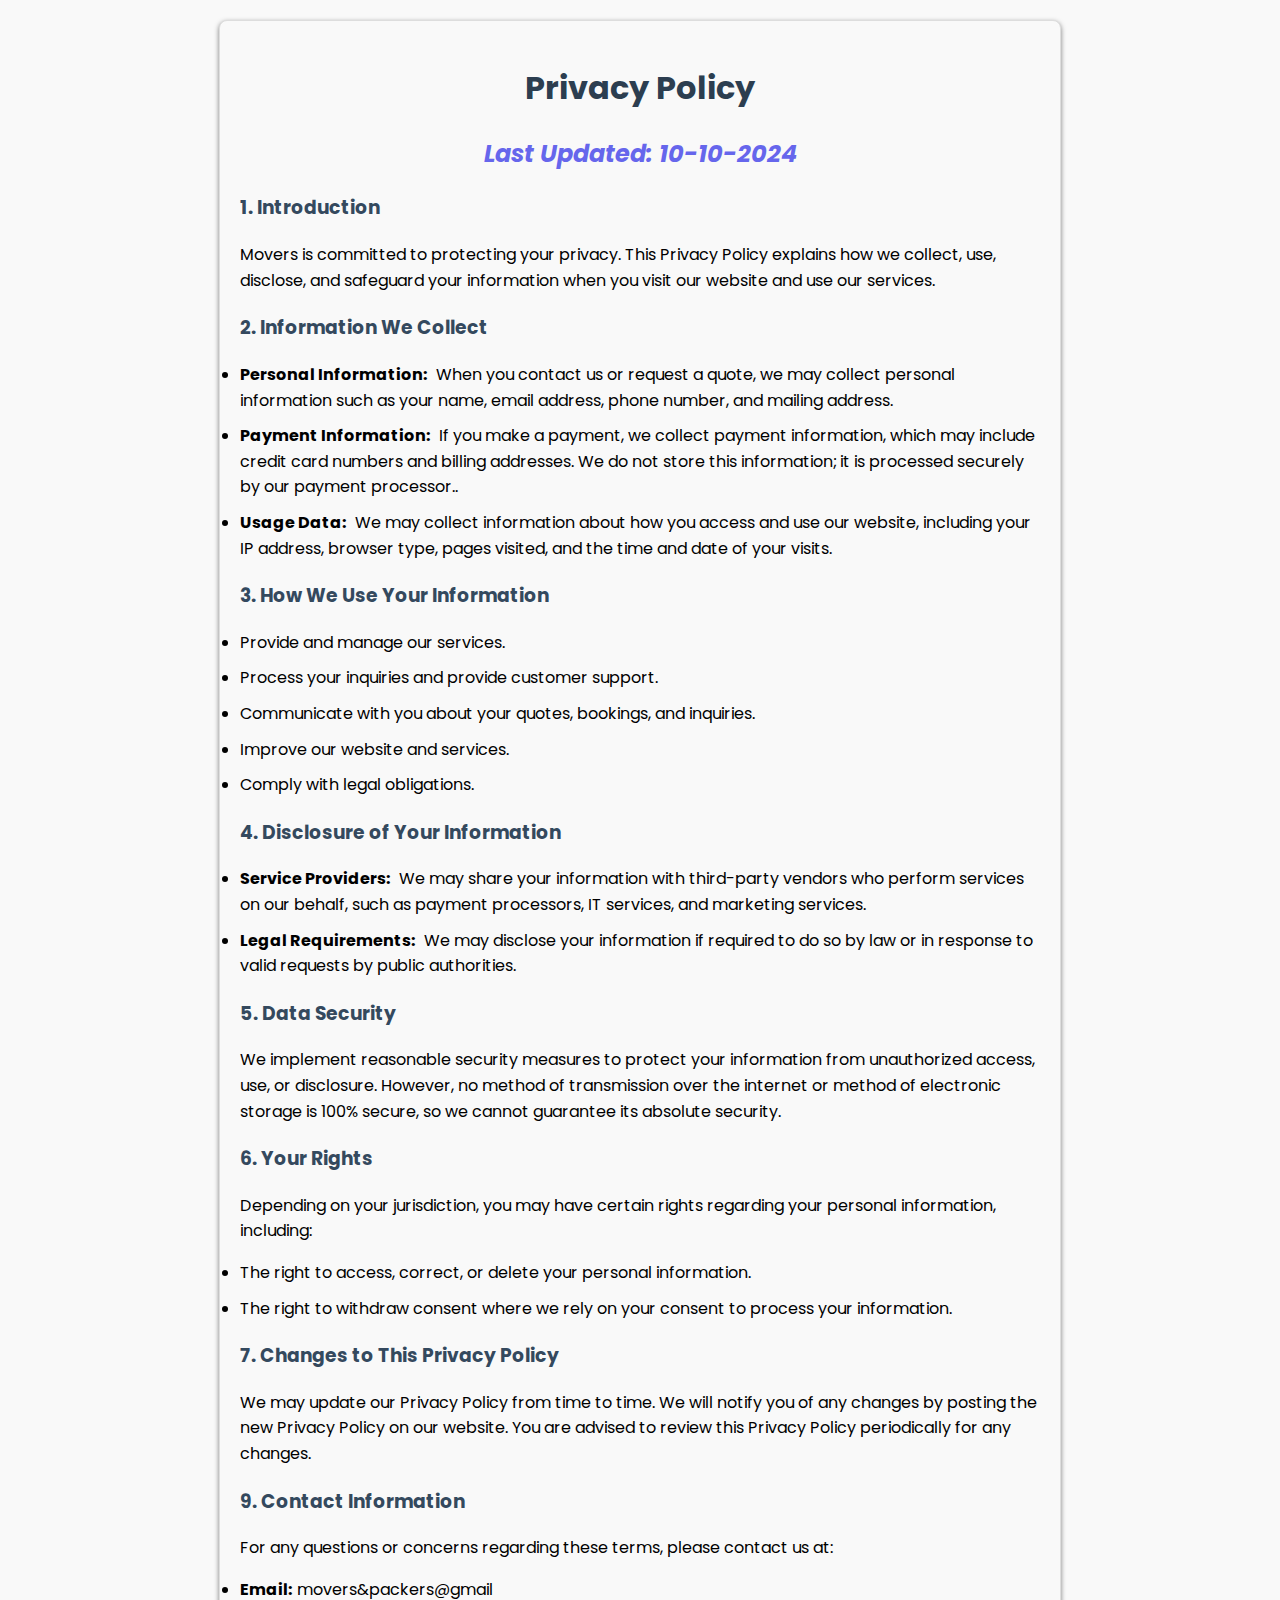
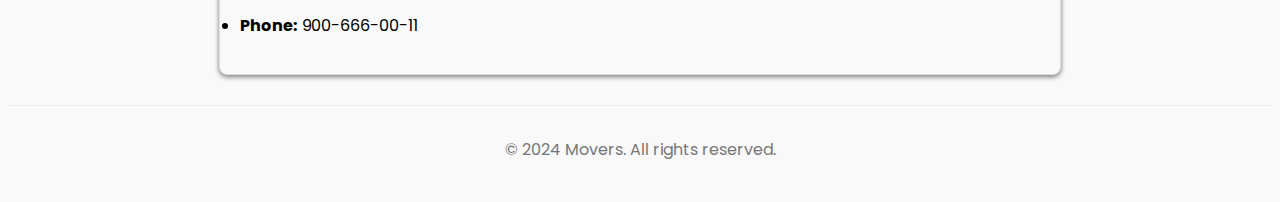
<file: sign-up page/privacy-policy.html>
<!DOCTYPE html>
<html lang="en">
  <head>
    <meta charset="UTF-8" />
    <meta name="viewport" content="width=device-width, initial-scale=1.0" />
    <title>Document</title>

    <style>
      @import url("https://fonts.googleapis.com/css2?family=Poppins:wght@300;400&display=swap");

      body {
        font-family: "Poppins", sans-serif;
        font-weight: 400;
        font-style: normal;
        line-height: 1.6;
        background-color: #f9f9f9;
        box-sizing: border-box;
      }

      section {
        max-width: 800px;
        margin: 20px auto;
        padding: 20px;
        background-color: #f9f9f9;
        border: 1px solid #ddd;
        border-radius: 8px;
        box-shadow: 0 2px 5px rgba(0, 0, 0, 0.5);
      }

      h1 {
        color: #2c3e50;
        text-align: center;
      }

      h2 {
        color: #6666ec;
        text-align: center;
        font-style: italic;
      }

      h3 {
        color: #34495e;
        margin-top: 20px;
      }

      p {
        font-size: 16px;
        /* color: #555; */
        line-height: 1.6;
      }

      li {
        margin: 10px 0;
      }

      span {
        font-weight: bold;
        padding-right: 5px;
      }

      footer {
            text-align: center;
            margin-top: 30px;
            padding: 15px 0;
            color: #777;
            border-top: 1px solid #eaeaea;
        }
    </style>
  </head>
  <body>
    <section>
      <h1>Privacy Policy</h1>
      <h2>Last Updated: 10-10-2024</h2>

      <h3>1. Introduction</h3>
      <p>
        Movers is committed to protecting your privacy. This Privacy Policy
        explains how we collect, use, disclose, and safeguard your information
        when you visit our website and use our services.
      </p>

      <h3>2. Information We Collect</h3>
      <p>
        <li>
          <span>Personal Information:</span> When you contact us or request a
          quote, we may collect personal information such as your name, email
          address, phone number, and mailing address.
        </li>
        <li>
          <span>Payment Information:</span> If you make a payment, we collect
          payment information, which may include credit card numbers and billing
          addresses. We do not store this information; it is processed securely
          by our payment processor..
        </li>
        <li>
          <span>Usage Data:</span> We may collect information about how you
          access and use our website, including your IP address, browser type,
          pages visited, and the time and date of your visits.
        </li>
      </p>

      <h3>3. How We Use Your Information</h3>
      <p>
        <li>Provide and manage our services.</li>
        <li>Process your inquiries and provide customer support.</li>
        <li>
          Communicate with you about your quotes, bookings, and inquiries.
        </li>
        <li>Improve our website and services.</li>
        <li>Comply with legal obligations.</li>
      </p>

      <h3>4. Disclosure of Your Information</h3>
      <p>
        <li>
          <span>Service Providers:</span> We may share your information with
          third-party vendors who perform services on our behalf, such as
          payment processors, IT services, and marketing services.
        </li>
        <li>
          <span>Legal Requirements:</span> We may disclose your information if
          required to do so by law or in response to valid requests by public
          authorities.
        </li>
      </p>

      <h3>5. Data Security</h3>
      <p>
        We implement reasonable security measures to protect your information
        from unauthorized access, use, or disclosure. However, no method of
        transmission over the internet or method of electronic storage is 100%
        secure, so we cannot guarantee its absolute security.
      </p>

      <h3>6. Your Rights</h3>
      <p>
        Depending on your jurisdiction, you may have certain rights regarding
        your personal information, including:<br />
        <li>
          The right to access, correct, or delete your personal information.
        </li>
        <li>
          The right to withdraw consent where we rely on your consent to process
          your information.
        </li>
      </p>

      <h3>7. Changes to This Privacy Policy</h3>
      <p>
        We may update our Privacy Policy from time to time. We will notify you
        of any changes by posting the new Privacy Policy on our website. You are
        advised to review this Privacy Policy periodically for any changes.
      </p>

      <h3>9. Contact Information</h3>
      <p>
        For any questions or concerns regarding these terms, please contact us
        at:
        <li><span>Email:</span>movers&packers@gmail</li>
        <li><span>Phone:</span>900-666-00-11</li>
      </p>
    </section>

    <footer>
      <p>&copy; 2024 Movers. All rights reserved.</p>
  </footer>
  </body>
</html>
</file>
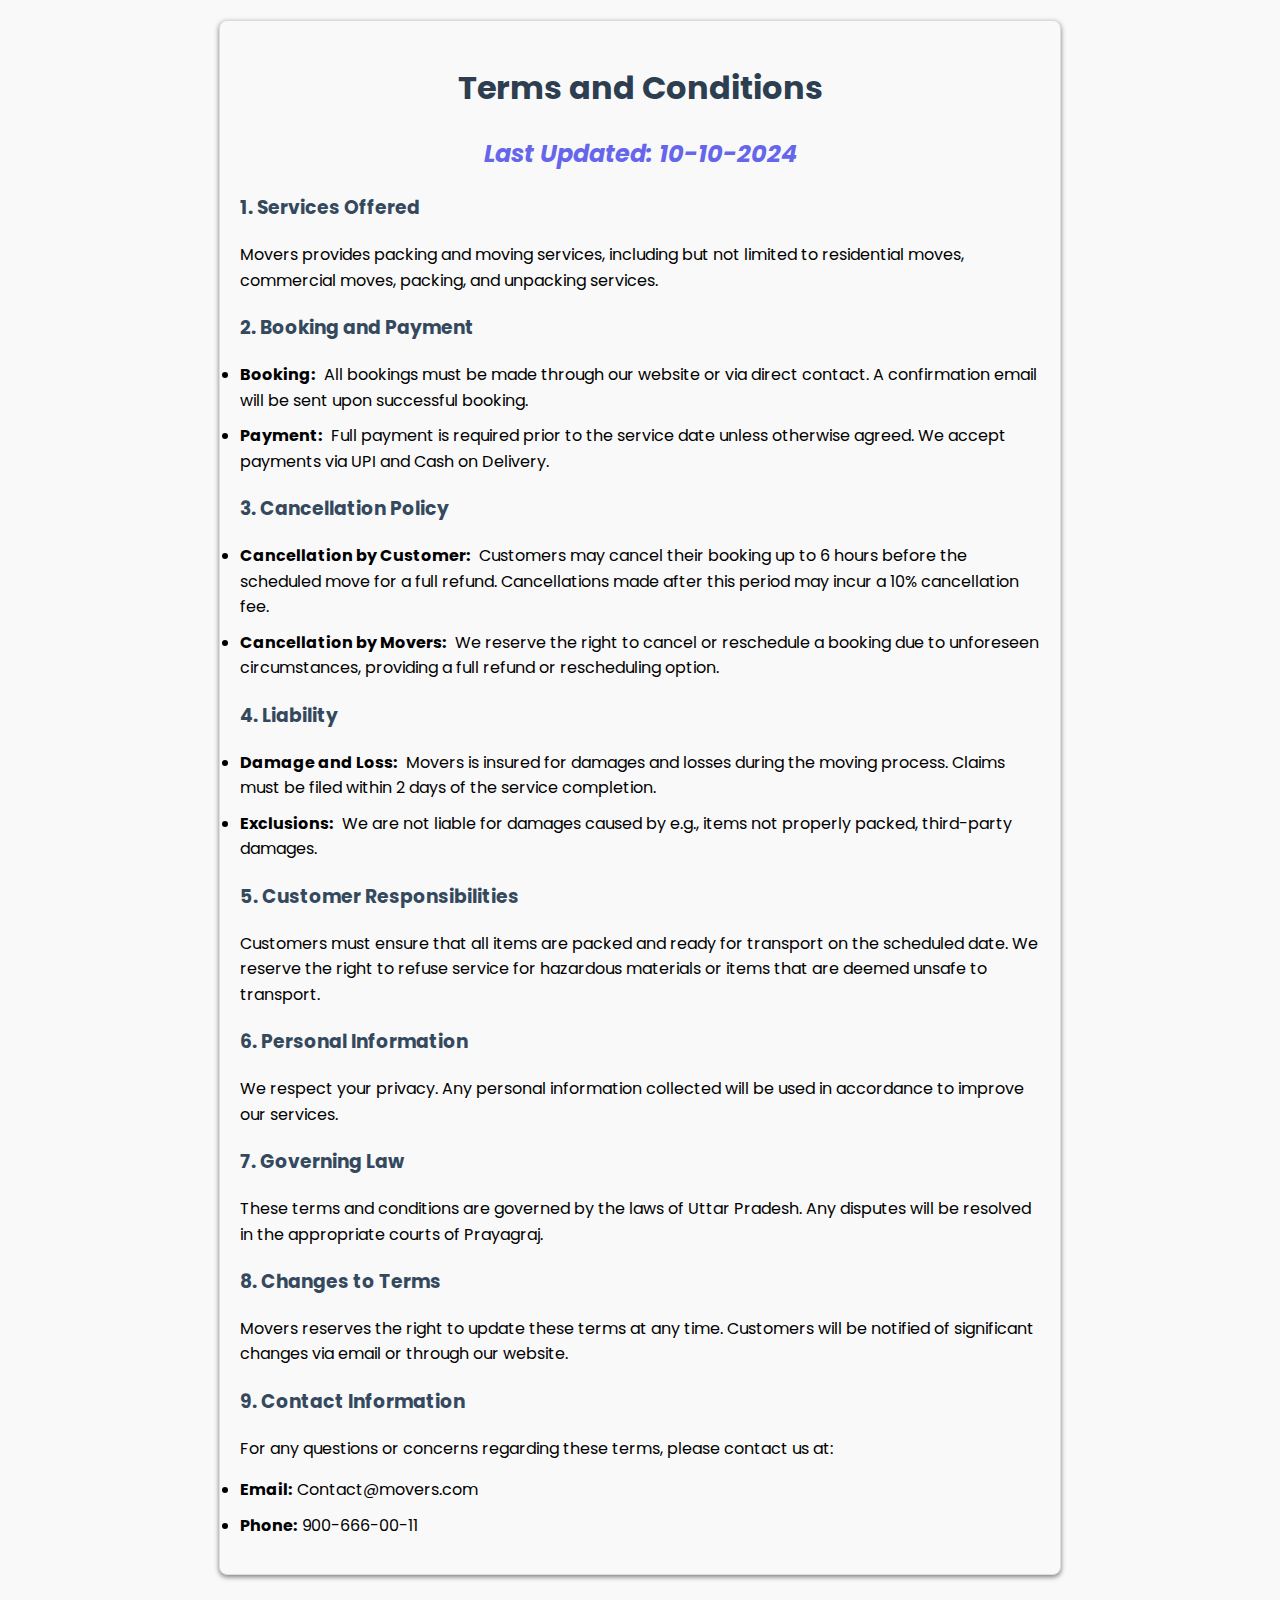
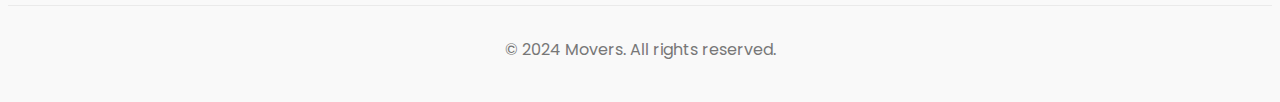
<file: sign-up page/terms&condition.html>
<!DOCTYPE html>
<html lang="en">
  <head>
    <meta charset="UTF-8" />
    <meta name="viewport" content="width=device-width, initial-scale=1.0" />
    <title>Document</title>

    <style>
      @import url("https://fonts.googleapis.com/css2?family=Poppins:wght@300;400&display=swap");

      body {
        font-family: "Poppins", sans-serif;
        font-weight: 400;
        font-style: normal;
        line-height: 1.6;
        background-color: #f9f9f9;
        box-sizing: border-box;
      }

      section {
        max-width: 800px;
        margin: 20px auto;
        padding: 20px;
        background-color: #f9f9f9;
        border: 1px solid #ddd;
        border-radius: 8px;
        box-shadow: 0 2px 5px rgba(0, 0, 0, 0.5);
      }

      h1 {
        color: #2c3e50;
        text-align: center;
      }

      h2 {
        color: #6666ec;
        text-align: center;
        font-style: italic;
      }

      h3 {
        color: #34495e;
        margin-top: 20px;
      }

      p {
        font-size: 16px;
        /* color: #555; */
        line-height: 1.6;
      }

      li {
        margin: 10px 0;
      }

      span {
        font-weight: bold;
        padding-right: 5px;
      }

      footer {
            text-align: center;
            margin-top: 30px;
            padding: 15px 0;
            color: #777;
            border-top: 1px solid #eaeaea;
        }
    </style>
  </head>
  <body>
    <section>
      <h1>Terms and Conditions</h1>
      <h2>Last Updated: 10-10-2024</h2>

      <h3>1. Services Offered</h3>
      <p>
        Movers provides packing and moving services, including but not limited
        to residential moves, commercial moves, packing, and unpacking services.
      </p>

      <h3>2. Booking and Payment</h3>
      <p>
        <li>
          <span>Booking:</span> All bookings must be made through our website or
          via direct contact. A confirmation email will be sent upon successful
          booking.
        </li>
        <li>
          <span>Payment:</span> Full payment is required prior to the service
          date unless otherwise agreed. We accept payments via UPI and Cash on Delivery.
        </li>
      </p>

      <h3>3. Cancellation Policy</h3>
      <p>
        <li>
          <span>Cancellation by Customer:</span> Customers may cancel their
          booking up to 6 hours before the scheduled move for a full refund.
          Cancellations made after this period may incur a 10% cancellation fee.
        </li>
        <li>
          <span>Cancellation by Movers:</span> We reserve the right to cancel or
          reschedule a booking due to unforeseen circumstances, providing a full
          refund or rescheduling option.
        </li>
      </p>

      <h3>4. Liability</h3>
      <p>
        <li>
          <span>Damage and Loss:</span> Movers is insured for damages and losses
          during the moving process. Claims must be filed within 2 days of the
          service completion.
        </li>
        <li>
          <span>Exclusions:</span> We are not liable for damages caused by e.g.,
          items not properly packed, third-party damages.
        </li>
      </p>

      <h3>5. Customer Responsibilities</h3>
      <p>
        Customers must ensure that all items are packed and ready for transport
        on the scheduled date. We reserve the right to refuse service for
        hazardous materials or items that are deemed unsafe to transport.
      </p>

      <h3>6. Personal Information</h3>
      <p>
        We respect your privacy. Any personal information collected will be used
        in accordance to improve our services.
      </p>

      <h3>7. Governing Law</h3>
      <p>
        These terms and conditions are governed by the laws of Uttar Pradesh.
        Any disputes will be resolved in the appropriate courts of Prayagraj.
      </p>

      <h3>8. Changes to Terms</h3>
      <p>
        Movers reserves the right to update these terms at any time. Customers
        will be notified of significant changes via email or through our
        website.
      </p>

      <h3>9. Contact Information</h3>
      <p>
        For any questions or concerns regarding these terms, please contact us
        at:
        <li><span>Email:</span>Contact@movers.com</li>
        <li><span>Phone:</span>900-666-00-11</li>
      </p>
    </section>

    <footer>
      <p>&copy; 2024 Movers. All rights reserved.</p>
    </footer>
  </body>
</html>
</file>
<file: style.css>
/* GENERAL */

@import url("https://fonts.googleapis.com/css2?family=Poppins:wght@300;400;500;600&display=swap");

* {
  margin: 0;
  padding: 0;
}

body {
  font-family: "Poppins", sans-serif;
}

html {
  scroll-behavior: smooth;
}

p {
  color: rgb(85, 85, 85);
}

/* TRANSITION */

a,
.btn {
  transition: all 300ms ease;
}

/* DESKTOP NAV */

nav,
.nav-links {
  display: flex;
}

nav {
  justify-content: space-around;
  align-items: center;
  height: 17vh;
}

.login-button {
  width: 80px;
  height: 30px;
  margin-top: 3px;
  font-size: 15px;
  background-color: rgb(90, 87, 87);
  color: #fff;
  border-radius: 20px;
  border: none;
}

.login-button:hover {
  background-color: rgb(0, 153, 255);
  transition: ease-in .2s;
}

.nav-links {
  gap: 2rem;
  list-style: none;
  font-size: 1.5rem;
}

a {
  color: black;
  text-decoration: none;
  text-decoration-color: white;
}

a:hover {
  color: grey;
  text-decoration: underline;
  text-underline-offset: 1rem;
  text-decoration-color: rgb(181, 181, 181);
}

.logo {
  font-size: 2rem;
  user-select: none;
}

.logo:hover {
  cursor: default;
}

/* HAMBURGER MENU */

#hamburger-nav {
  display: none;
}

.hamburger-menu {
  position: relative;
  display: inline-block;
}

.hamburger-icon {
  display: flex;
  flex-direction: column;
  justify-content: space-between;
  height: 24px;
  width: 30px;
  cursor: pointer;
}

.hamburger-icon span {
  width: 100%;
  height: 2px;
  background-color: black;
  transition: all 0.3 ease-in-out;
}

.menu-links {
  position: absolute;
  top: 100%;
  right: 0;
  background-color: #ffffff;
  width: fit-content;
  max-height: 0;
  overflow: hidden;
  transition: all 0.3 ease-in-out;
}

.menu-links a {
  display: block;
  padding: 5px;
  text-align: center;
  font-size: 1.5rem;
  color: black;
  text-decoration: none;
  transition: all 0.3 ease-in-out;
}

.menu-links li {
  list-style: none;
}

.menu-links li div .login-button {
  text-align: center;
}


.menu-links.open {
  max-height: 300px;
}

.hamburger-icon.open span:first-child {
  transform: rotate(45deg) translate(10px, 5px);
}

.hamburger-icon.open span:nth-child(2) {
  opacity: 0;
}

.hamburger-icon.open span:last-child {
  transform: rotate(-45deg) translate(10px, -5px);
}

.hamburger-icon span:first-child {
  transform: none;
}

.hamburger-icon span:first-child {
  opacity: 1;
}

.hamburger-icon span:first-child {
  transform: none;
}

/* SECTIONS */

section {
  padding-top: 4vh;
  /* height: 96vh; */
  margin: 0 10rem;
  box-sizing: border-box;
  min-height: fit-content;
}

.section-container {
  display: flex;
}

/* PROFILE SECTION */

.centre {
  display: flex;
  width: 100%;
  padding: 0;
  margin: 0;
}

.pic-1 {
  width: 100%;  /* here this decides the image width */
  /* border: 2px solid rgb(138, 138, 243); */
  border-radius: 10px;
}

#profile {
  display: flex;
  justify-content: center;
  gap: 5rem;
  height: 80vh;
}

.section__pic-container {
  display: flex;
  height: 400px;
  width: 400px;
  margin: auto 0;
}

.section__text {
  align-self: center;
  text-align: center;
}

/* .section__text p {
  font-weight: 600;
} */

.section__text__p1 {
  text-align: center;
}

.section__text__p2 {
  font-size: 1.75rem;
  margin-bottom: 1rem;
}

.title {
  font-size: 3rem;
  text-align: center;
}

.text-container {
  text-align: justify;
}

#socials-container {
  display: flex;
  justify-content: center;
  margin-top: 1rem;
  gap: 1rem;
}

/* ICONS */

.icon {
  cursor: pointer;
  height: 2rem;
}

/* BUTTONS */

.btn-container {
  display: flex;
  justify-content: center;
  gap: 1rem;
}

.btn {
  font-weight: 600;
  transition: all 300ms ease;
  padding: 1rem;
  width: 8rem;
  border-radius: 1rem;
}

.btn-color-1,
.btn-color-2 {
  border: rgb(53, 53, 53) 0.1rem solid;
}

.btn-color-1:hover,
.btn-color-2:hover {
  cursor: pointer;
}

.btn-color-1,
.btn-color-2:hover {
  background: rgb(53, 53, 53);
  color: white;
}

.btn-color-1:hover {
  background: rgb(0, 0, 0);
}

.btn-color-2 {
  background: none;
}

.btn-color-2:hover {
  border: rgb(255, 255, 255) 0.1rem solid;
}

.btn-container {
  gap: 1rem;
}

/* ABOUT SECTION */

#about {
  position: relative;
}

.about-containers {
  gap: 2rem;
  margin-bottom: 2rem;
  margin-top: 2rem;
}

.about-details-container {
  justify-content: center;
  flex-direction: column;
}

.about-containers,
.about-details-container {
  display: flex;
}

.about-pic {
  border-radius: 2rem;
}

.arrow {
  position: absolute;
  right: -5rem;
  bottom: 2.5rem;
}

.details-container {
  padding: 1.5rem;
  flex: 1;
  background: white;
  border-radius: 2rem;
  border: rgb(53, 53, 53) 0.1rem solid;
  border-color: rgb(163, 163, 163);
  text-align: center;
}

.section-container {
  gap: 4rem;
  height: 80%;
}

.section__pic-container {
  height: 400px;
  width: 400px;
  margin: auto 0;
}

/* EXPERIENCE SECTION */

#services {
  position: relative;
}

.service-sub-title {  /* experience-sub-title */
  color: rgb(85, 85, 85);
  font-weight: 600;
  font-size: 1.75rem;
  margin-bottom: 2rem;
}

.service-details-container { /* experience-details-container */
  display: flex;
  justify-content: center;
  flex-direction: column;
}

.article-container {
  display: flex;
  text-align: initial;
  flex-wrap: wrap;
  flex-direction: row;
  gap: 2.5rem;
  justify-content: space-around;
}

article {
  display: flex;
  width: 10rem;
  justify-content: space-around;
  gap: 0.5rem;
}

article .icon {
  cursor: default;
}


/* PROJECTS SECTION */

#testimonials {
  position: relative;
}

.color-container {
  border-color: rgb(163, 163, 163);
  background: rgb(250, 250, 250);
}

.testimonial-img {  
  border-radius: 2rem;
  width: 90%;
  height: 90%;
}

/* .project-title {
  margin: 1rem;
  color: black;
} */

.testimonial-para {
  padding: 1rem;
  padding-bottom: 0;
  text-align: justify;
}

.span-name {
  color: rgb(135, 7, 255);
  font-size: 1.3rem;
}

/* price section */

#price {
  position: relative;
  display: flex;
  justify-content: center;
  gap: 5rem;
  height: 80vh;
}

.explore-prices-button {
  position: absolute;
  /* bottom: 20px; */
  right: 0;  /* Adjust as needed */
  padding: 4px 10px;
  background-color: #007BFF; /* Change to your desired color */
  color: white;
  text-decoration: none;
  border-radius: 5px;
  box-shadow: 0 2px 5px rgba(0, 0, 0, 0.2);
  transition: background-color 0.3s;
}

.explore-prices-button:hover {
  background-color: #7f7f7f;
  color: #fff;
  text-decoration: none; /* Darker shade for hover effect */
}

/* .project-btn {
  color: black;
  border-color: rgb(163, 163, 163);
} */

/* CONTACT */

#contact {
  display: flex;
  justify-content: center;
  flex-direction: column;
  height: 70vh;
}

.contact-info-upper-container {
  display: flex;
  justify-content: center;
  border-radius: 2rem;
  border: rgb(53, 53, 53) 0.1rem solid;
  border-color: rgb(163, 163, 163);
  background: (250, 250, 250);
  margin: 2rem auto;
  padding: 0.5rem;
}

.contact-info-container {
  display: flex;
  align-items: center;
  justify-content: center;
  gap: 0.5rem;
  margin: 1rem;
}

.contact-info-container p {
  font-size: larger;
}

.contact-icon {
  cursor: default;
}

.email-icon {
  height: 2.5rem;
}

/* FOOTER SECTION */

footer {
  height: 26vh;
  margin: 0 1rem;
}

footer p {
  text-align: center;
}
</file>
<file: mediaqueries.css>
@media screen and (max-width: 1400px) {
  #profile {
    height: 73vh;
    margin-bottom: 6rem;
  }
  .about-containers {
    flex-wrap: wrap;
  }
  #contact,
  #projects {
    height: fit-content;
  }
  #price {
    height: 83vh;
    margin-bottom: 6rem;
  }
}

@media screen and (max-width: 1200px) {
  #desktop-nav {
    display: none;
  }
  #hamburger-nav {
    display: flex;
  }
  #experience,
  .experience-details-container {
    margin-top: 2rem;
  }
  #profile,
  .section-container {
    display: block;
  }

  #price,
  .section-container {
    display: block;
  }


  .arrow {
    display: none;
  }
  section,
  .section-container {
    height: fit-content;
  }
  section {
    margin: 0 5%;
  }
  .section__pic-container {
    width: 275px;
    height: 275px;
    margin: 0 auto 2rem;
  }
  .about-containers {
    margin-top: 0;
  }
}

@media screen and (max-width: 600px) {
  #contact,
  footer {
    height: 40vh;
  }
  #profile {
    height: 70vh;
    margin-bottom: 0;
  }
  #price {
    height: 83vh;
    margin-bottom: 0;
  }
  article {
    font-size: 1rem;
  }
  footer nav {
    height: fit-content;
    margin-bottom: 2rem;
  }
  .about-containers,
  .contact-info-upper-container,
  .btn-container {
    flex-wrap: wrap;
  }
  .contact-info-container {
    margin: 0;
  }
  .contact-info-container p,
  .nav-links li a {
    font-size: 1rem;
  }
  .experience-sub-title {
    font-size: 1.25rem;
  }
  .logo {
    font-size: 1.5rem;
  }
  .nav-links {
    flex-direction: column;
    gap: 0.5rem;
    text-align: center;
  }
  .section__pic-container {
    width: auto;
    height: 46vw;
    justify-content: center;
  }
  .section__text__p2 {
    font-size: 1.25rem;
  }
  .title {
    font-size: 2rem;
  }
  .text-container {
    text-align: justify;
  }
}
</file>
